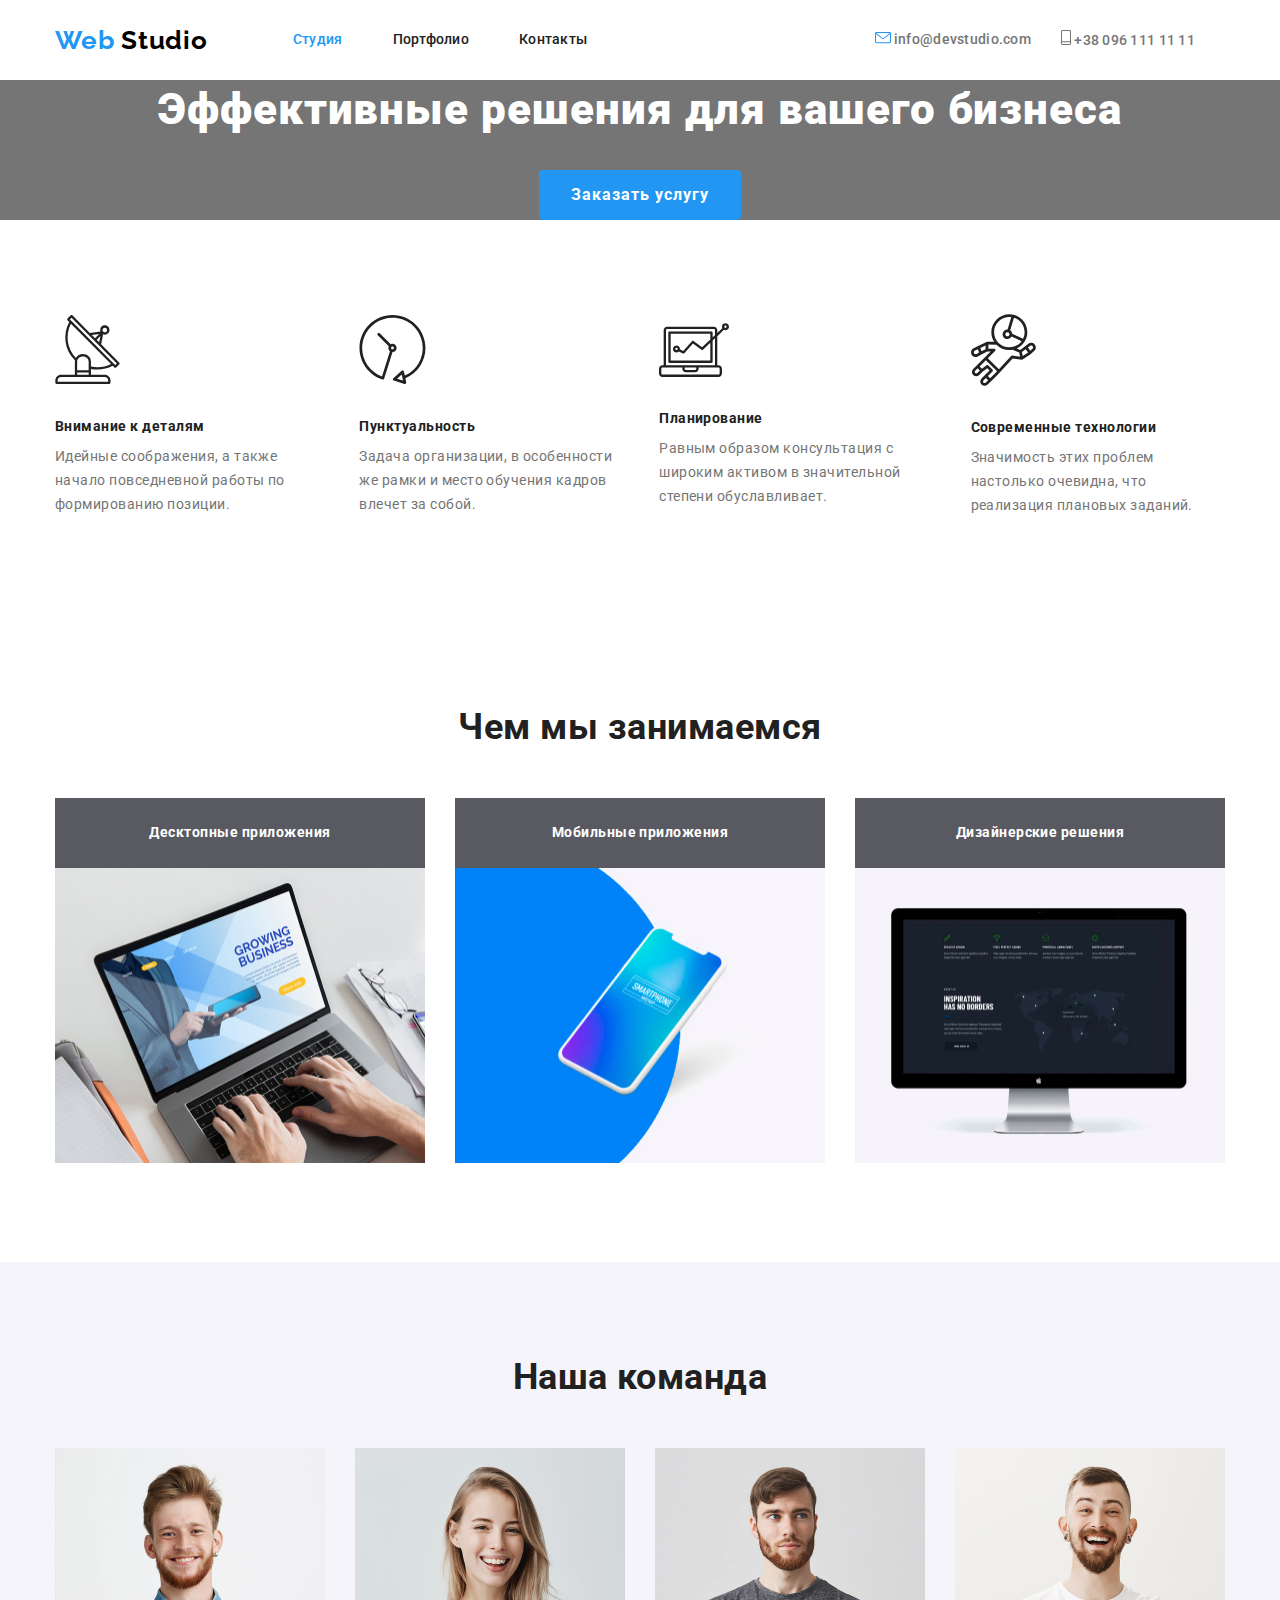
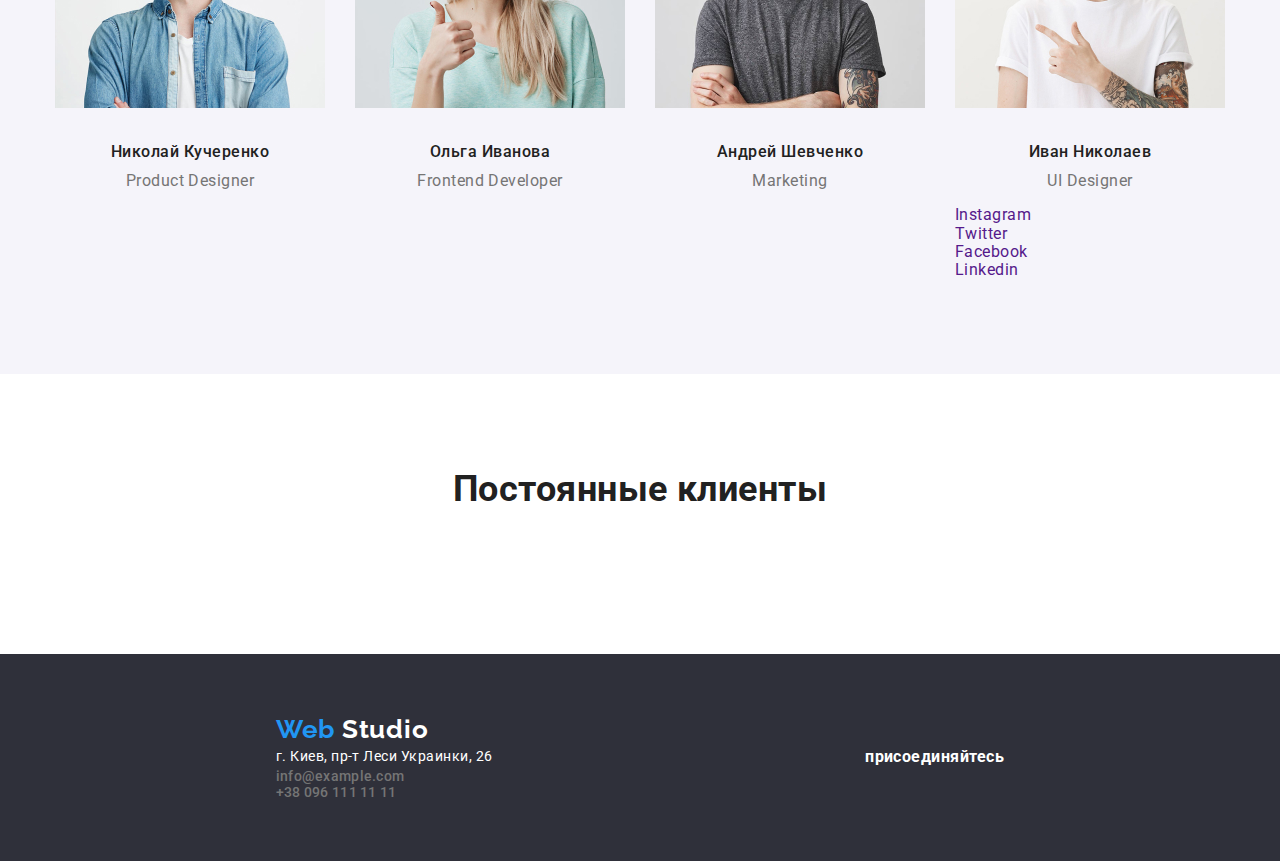
<file: index.html>
<!DOCTYPE html>
<html lang="ru">
<head>
    <meta charset="UTF-8">
    <meta name="viewport" content="width=device-width, initial-scale=1.0">
    <title>Web Studio</title>
    <link href="https://fonts.googleapis.com/css2?family=Raleway:wght@700&family=Roboto:wght@400;500;700;900&display=swap" rel="stylesheet">
    <link rel="stylesheet" href="./css/normalized.css">
    <link rel="stylesheet" href="./css/styles.css">
</head>
<body>
    <!--Шапка-->
    <header class="page-header">
            <div class="container header">
                <nav class="nav">
                    <a href="./index.html" class="logo">
                    <span class="web">Web</span> Studio 
                    </a>

                    <ul class="site-nav">
                        <li>
                            <a class="link current" href="" >Студия</a>
                        </li>
                        <li>
                            <a class="link" href="./portfolio.html">Портфолио</a>
                        </li>
                        <li>
                            <a class="link" href="">Контакты</a>
                        </li>
                    </ul>
                </nav>
            
                <ul class="contacts">
                    <li class="contacts-item" >
                        <a class="link" href="mailto:info@devstudio.com">
                            <img src="./images/envelope2(hover).svg" alt="">
                            info@devstudio.com
                        </a>
                    </li>
                    <li class="contacts-item tel" >
                        <a class="link" href="tel:+380961111111">
                            <img src="./images/mobile.svg" alt="">
                            +38 096 111 11 11
                        </a>
                    </li>
                </ul>
            </div>
    </header>
    <main>
        <!--Блок герой-->
        <section class="hero">
            <h1 class="hero-title">
                Эффективные решения для вашего бизнеса
            </h1>
            <a href="" class="button-hero">Заказать услугу</a>
        </section>

        <!--Особенности-->
        <section class="section">
            <div class="container">
                <h2 hidden>Особенности</h2>

                <ul class="features-list">
                <li>
                    <img src="./images/vector.svg" alt="" width="65">
                    <h3 class="title">Внимание к деталям</h3>
                    <p class="features-text">Идейные соображения, а также начало повседневной
                    работы по формированию позиции.
                    </p>
                </li>

                <li>
                    <img src="./images/vector2.svg" alt="" width="67">
                    <h3 class="title">Пунктуальность</h3>
                    <p class="features-text">
                    Задача организации, в особенности же рамки 
                    и место обучения кадров влечет за собой.
                    </p>
                </li>

                <li>
                    <img src="./images/vector3.svg" alt="" width="70">
                    <h3 class="title">Планирование</h3>
                    <p class="features-text">Равным образом консультация с широким 
                    активом в значительной степени обуславливает.
                    </p>
                </li>

                <li>
                    <img src="./images/vector4.svg" alt="" width="65">
                    <h3 class="title">Современные технологии</h3>
                    <p class="features-text">Значимость этих проблем настолько очевидна, 
                    что реализация плановых заданий.
                    </p>
                </li>
                </ul>
            </div>
        </section>

        <!--Направления работы-->
        <section class="section">
            <div class="container">
                <h2 class="section-title">Чем мы занимаемся</h2>

                <ul class="work-list">
                    <li>
                        <h3 class="item-title">Десктопные приложения</h3>
                        <img src="./images/box1.jpg"
                        alt="ноутбук" 
                        width="370"
                        height="295">
                    </li>
                    <li>
                        <h3 class="item-title">Мобильные приложения</h3>
                        <img src="./images/box2.jpg" 
                        alt="мобильный"
                        width="370"
                        height="295">
                    </li>
                    <li>
                        <h3 class="item-title">Дизайнерские решения</h3>
                        <img src="./images/box3.jpg" 
                        alt="компьютер" 
                        width="370" 
                        height="295">
                    </li>
                </ul>
            </div>
        </section>
        
        <!--Команда-->
        <section class="section command">
            <div class="container">
                <h2 class="section-title">Наша команда</h2>
         
                <ul class="command-member">
                    <li>
                        <img src="./images/nik.jpg"
                        alt="фотография" 
                        width="270"
                        height="260"> 
                        <h3 class="member">Николай Кучеренко</h3>
                        <p class="function" lang="en">Product Designer</p>
                        <ul>
                            <li>
                                <a href="" aria-label="Instagram"></a>
                            </li>
                            <li>
                                <a href="" aria-label="Twitter"></a>
                            </li>
                            <li>
                                <a href="" aria-label="Facebook"></a>
                            </li>
                            <li>
                                <a href="" aria-label="Linkedin"></a>
                            </li>
                        </ul>
                    </li>
                    <li>
                        <img src="./images/olga.jpg"
                        alt="фотография" 
                        width="270"
                        height="260">
                        <h3 class="member">Ольга Иванова</h3>
                        <p class="function" lang="en">Frontend Developer</p>
                        <ul>
                            <li>
                                <a href="" aria-label="Instagram"></a>
                            </li>
                            <li>
                                <a href="" aria-label="Twitter"></a>
                            </li>
                            <li>
                                <a href="" aria-label="Facebook"></a>
                            </li>
                            <li>
                                <a href="" aria-label="Linkedin"></a>
                            </li>
                        </ul>
                    </li>
                    <li>
                        <img src="./images/andrei.jpg"
                        alt="фотография" 
                        width="270"
                        height="260">
                        <h3 class="member">Андрей Шевченко</h3>
                        <p class="function" lang="en">Marketing</p>
                        <ul>
                            <li>
                                <a href="" aria-label="Instagram"></a>
                            </li>
                            <li>
                                <a href="" aria-label="Twitter"></a>
                            </li>
                            <li>
                                <a href="" aria-label="Facebook"></a>
                            </li>
                            <li>
                                <a href="" aria-label="Linkedin"></a>
                            </li>
                        </ul>
                    </li>
                    <li>
                        <img src="./images/ivan.jpg"
                        alt="фотография" 
                        width="270"
                        height="260">
                        <h3 class="member">Иван Николаев</h3>
                        <p class="function" lang="en">UI Designer</p>
                        <ul>
                            <li>
                                <a href="" aria-label="Instagram">Instagram</a>
                            </li>
                            <li>
                                <a href="" aria-label="Twitter">Twitter</a>
                            </li>
                            <li>
                                <a href="" aria-label="Facebook">Facebook</a>
                            </li>
                            <li>
                                <a href="" aria-label="Linkedin">Linkedin</a>
                            </li>
                        </ul>
                    </li>
                </ul>
        </div>
        </section>

        <!--Постоянные клиенты-->
        <section class="section">
            <div class="container">
                <h2 class="section-title">Постоянные клиенты</h2>
                <ul>
                    <li>
                        <a href="" aria-label=""></a>
                    </li>
                    <li>
                        <a href="" aria-label=""></a>
                    </li>
                    <li>
                        <a href="" aria-label=""></a>
                    </li>
                    <li>
                        <a href="" aria-label=""></a>
                    </li>
                    <li>
                        <a href="" aria-label=""></a>
                    </li>
                    <li>
                        <a href="" aria-label=""></a>
                    </li>
                </ul>
            </div>
        </section>
    </main>
    
    <!--Футер-->
    <footer class="footer">
        <div class="container footer">
            <div>
            <a href="./index.html" class="logo">
                <span class="web">Web</span> 
                <span class="studio">Studio</span> 
            </a>
            <address class="address">
                г. Киев, пр-т Леси Украинки, 26
                <ul class="address item">
                    <li class="contacts footer">
                        <a href="mailto:info@example.com">
                            info@example.com
                        </a>
                    </li>
                    <li class="contacts footer">
                        <a href="tel:+380961111111">
                            +38 096 111 11 11
                        </a>
                    </li>
                </ul>
            </address>
        </div>
        <div class="join">
            <b class="slogan">присоединяйтесь</b>
            <ul>
                <li>
                    <a href="" aria-label="Instagram"></a>
                </li>
                <li>
                    <a href="" aria-label="Twitter"></a>
                </li>
                <li>
                    <a href="" aria-label="Facebook"></a>
                </li>
                <li>
                    <a href="" aria-label="Linkedin"></a>
                </li>
            </ul>
        </div>
        </div>
    </footer>
</body>

</html>
</file>
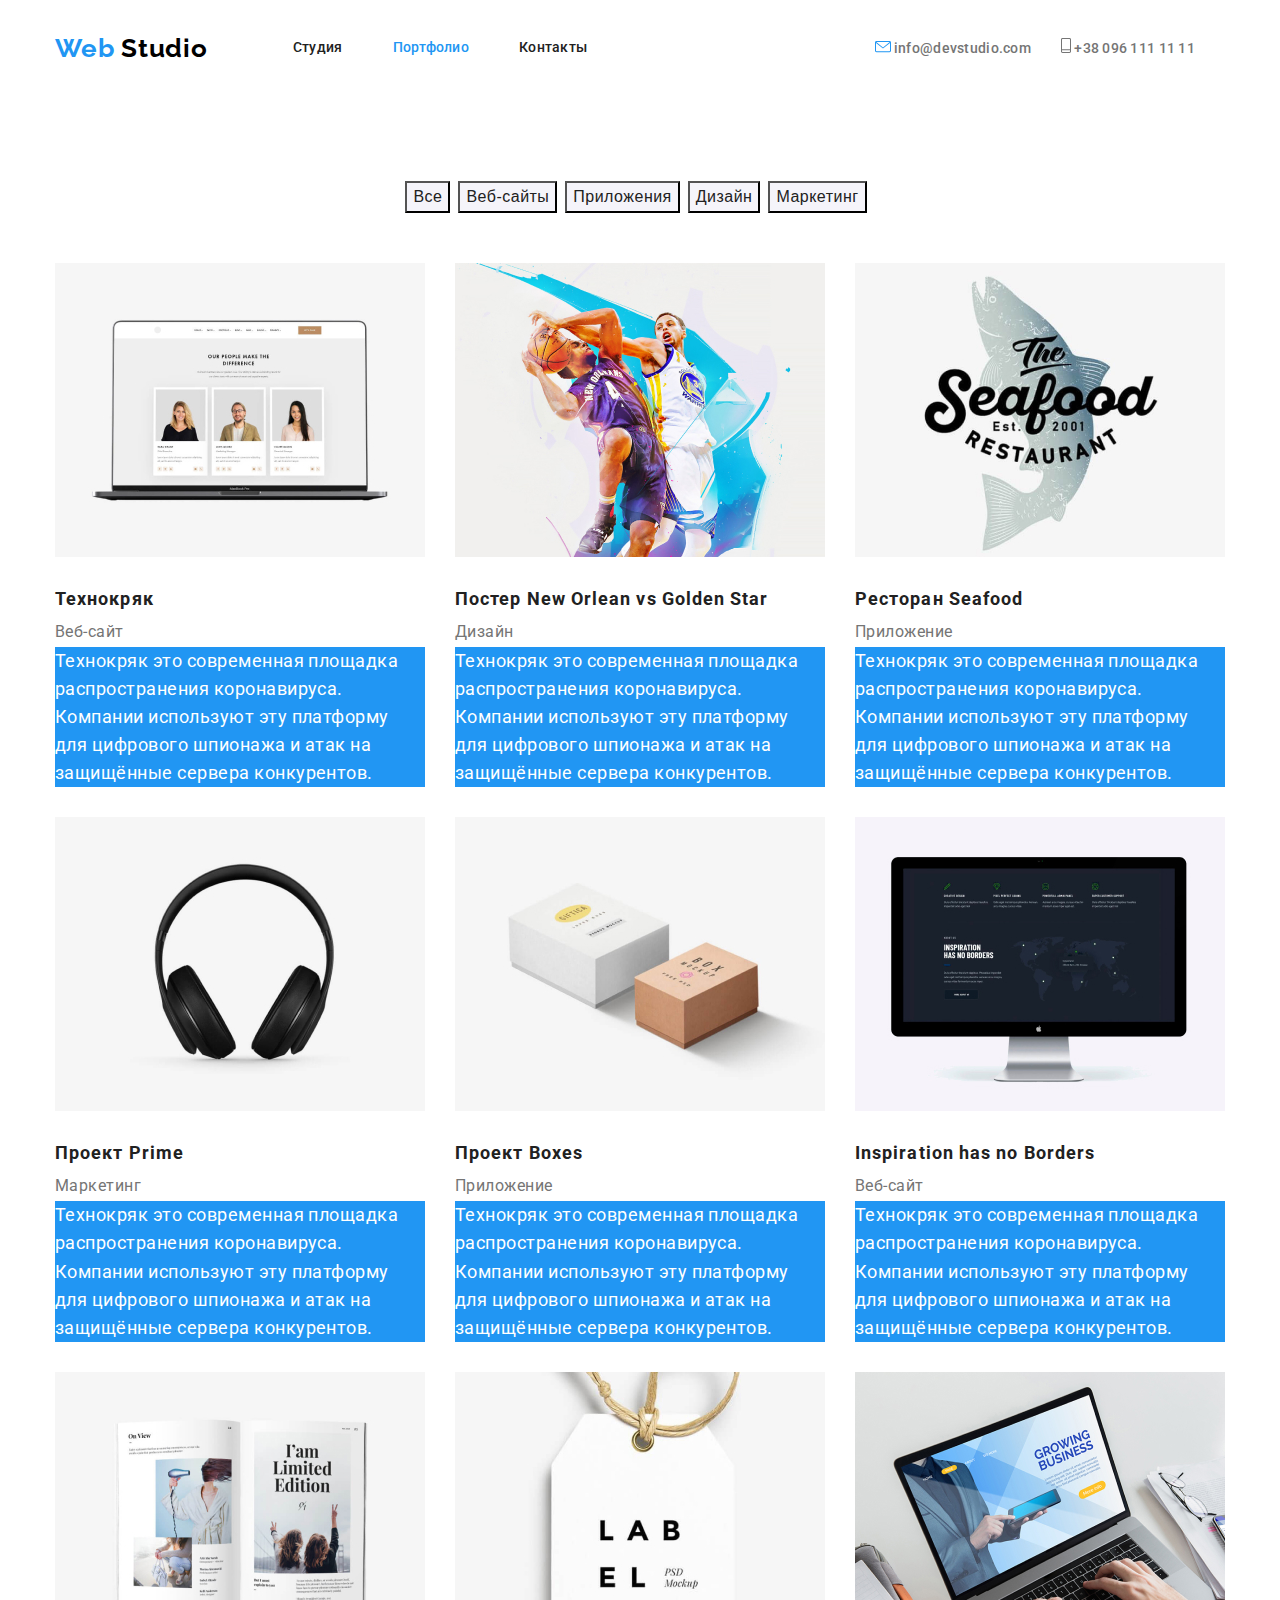
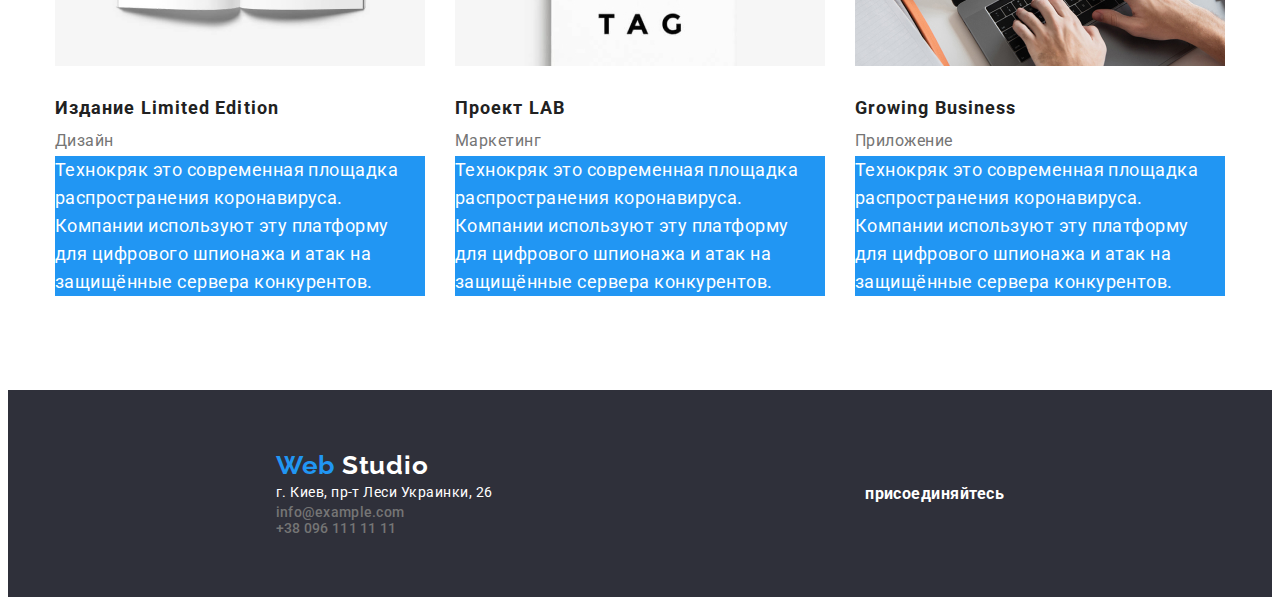
<file: portfolio.html>
<!DOCTYPE html>
<html lang="ru">
<head>
    <meta charset="UTF-8">
    <meta name="viewport" content="width=device-width, initial-scale=1.0">
    <title>Портфолио</title>
    <link href="https://fonts.googleapis.com/css2?family=Raleway:wght@700&family=Roboto:wght@400;500;700;900&display=swap" rel="stylesheet">
    <link rel="stylesheet" href="./css/styles.css">
</head>
<body>
     <!--Шапка-->
     <header class="page-header">
        <div class="container header">
            <nav class="nav">
                <a href="./index.html" class="logo">
                <span class="web">Web</span> Studio 
                </a>

                <ul class="site-nav">
                    <li>
                        <a class="link" href="./index.html" >Студия</a>
                    </li>
                    <li>
                        <a class="link current" href="./portfolio.html">Портфолио</a>
                    </li>
                    <li>
                        <a class="link" href="">Контакты</a>
                    </li>
                </ul>
            </nav>
        
            <ul class="contacts">
                <li class="contacts-item" >
                    <a class="link" href="mailto:info@devstudio.com">
                        <img src="./images/envelope2(hover).svg" alt="">
                        info@devstudio.com
                    </a>
                </li>
                <li class="contacts-item tel" >
                    <a class="link" href="tel:+380961111111">
                        <img src="./images/mobile.svg" alt="">
                        +38 096 111 11 11
                    </a>
                </li>
            </ul>
        </div>
    </header>
    <main>
        <!--Портфолио-->
        <section>
            <div class="container"> 
                <h1 hidden>Портфолио</h1>
                
                <ul class="portfolio-button">
                    <li>
                        <button type="button">Все</button>
                    </li>
                    <li>
                        <button type="button">Веб-сайты</button> 
                    </li>
                    <li>
                        <button type="button">Приложения</button>
                    </li>
                    <li>
                        <button type="button">Дизайн</button>
                    </li>
                    <li>
                        <button type="button">Маркетинг</button>
                    </li>
                </ul>
                
                <ul class="portfolio-list">
                    <li class="portfolio-item" >
                        <a class="portfolio-item-link" href="">
                            <img class="image" src="./images/img1.jpg" alt="технокряк" width="370">
                            <h2 class="portfolio-title">Технокряк</h2>
                            <p class="work">Веб-сайт</p>
                            <div class="portfolio-hover">
                                <p class="hover">Технокряк это современная площадка распространения 
                                коронавируса. Компании используют эту платформу для 
                                цифрового шпионажа и атак на защищённые сервера конкурентов.
                                </p>
                            </div>
                        </a>
                    </li>
                    <li class="portfolio-item" >
                        <a href="">
                            <img class="image" src="./images/img2.jpg" alt="постер" width="370">
                            <h2 class="portfolio-title">Постер New Orlean vs Golden Star</h2>
                            <p class="work">Дизайн</p>
                            <div class="portfolio-hover">
                                <p class="hover">Технокряк это современная площадка распространения 
                                коронавируса. Компании используют эту платформу для 
                                цифрового шпионажа и атак на защищённые сервера конкурентов.
                                </p>
                            </div>
                        </a>
                    </li>
                    <li class="portfolio-item" >
                        <a href="">
                            <img class="image" src="./images/img3.jpg" alt="ресторан" width="370">
                            <h2 class="portfolio-title">Ресторан Seafood</h2>
                            <p class="work">Приложение</p>
                            <div class="portfolio-hover">
                                <p class="hover">Технокряк это современная площадка распространения 
                                коронавируса. Компании используют эту платформу для 
                                цифрового шпионажа и атак на защищённые сервера конкурентов.
                                </p>
                            </div>
                        </a>
                    </li>
                    <li class="portfolio-item" >
                        <a href="">
                            <img class="image" src="./images/img4.jpg" alt="проект" width="370">
                            <h2 class="portfolio-title">Проект Prime</h2>
                            <p class="work">Маркетинг</p>
                            <p class="hover">Технокряк это современная площадка распространения 
                                коронавируса. Компании используют эту платформу для 
                                цифрового шпионажа и атак на защищённые сервера конкурентов.
                            </p>
                        </a>
                    </li>
                    <li class="portfolio-item" >
                        <a href="">
                            <img class="image" src="./images/img5.jpg" alt="проект" width="370">
                            <h2 class="portfolio-title">Проект Boxes</h2>
                            <p class="work">Приложение</p>
                            <p class="hover">Технокряк это современная площадка распространения 
                                коронавируса. Компании используют эту платформу для 
                                цифрового шпионажа и атак на защищённые сервера конкурентов.
                            </p>
                        </a>
                    </li>
                    <li class="portfolio-item" >
                        <a href="">
                            <img class="image" src="./images/img6.jpg" alt="веб-сайт" width="370">
                            <h2 class="portfolio-title">Inspiration has no Borders</h2>
                            <p class="work">Веб-сайт</p>
                            <p class="hover">Технокряк это современная площадка распространения 
                                коронавируса. Компании используют эту платформу для 
                                цифрового шпионажа и атак на защищённые сервера конкурентов.
                            </p>
                        </a>
                    </li>
                    <li class="portfolio-item" >
                        <a href="">
                            <img class="image" src="./images/img7.jpg" alt="дизайн издания" width="370">
                            <h2 class="portfolio-title">Издание Limited Edition</h2>
                            <p class="work">Дизайн</p>
                            <p class="hover">Технокряк это современная площадка распространения 
                                коронавируса. Компании используют эту платформу для 
                                цифрового шпионажа и атак на защищённые сервера конкурентов.
                            </p>
                        </a>
                    </li>
                    <li class="portfolio-item" >
                        <a href="">
                            <img class="image" src="./images/img8.jpg" alt="проект" width="370">
                            <h2 class="portfolio-title">Проект LAB</h2>
                            <p class="work">Маркетинг</p>
                            <p class="hover">Технокряк это современная площадка распространения 
                                коронавируса. Компании используют эту платформу для 
                                цифрового шпионажа и атак на защищённые сервера конкурентов.
                            </p>
                        </a>
                    </li>
                    <li class="portfolio-item" >
                        <a href="">
                            <img class="image" src="./images/img9.jpg" alt="приложение" width="370">
                            <h2 class="portfolio-title">Growing Business</h2>
                            <p class="work">Приложение</p>
                            <p class="hover">Технокряк это современная площадка распространения 
                                коронавируса. Компании используют эту платформу для 
                                цифрового шпионажа и атак на защищённые сервера конкурентов.
                            </p>
                        </a>
                    </li>
                </ul>
            </div>
        </section>
    </main>
     <!--Футер-->
     <footer class="footer">
        <div class="container footer">
            <div>
            <a href="./index.html" class="logo">
                <span class="web">Web</span> 
                <span class="studio">Studio</span> 
            </a>
            <address class="address">
                г. Киев, пр-т Леси Украинки, 26
                <ul class="address item">
                    <li class="contacts footer">
                        <a href="mailto:info@example.com">
                            info@example.com
                        </a>
                    </li>
                    <li class="contacts footer">
                        <a href="tel:+380961111111">
                            +38 096 111 11 11
                        </a>
                    </li>
                </ul>
            </address>
        </div>
        <div class="join">
            <b class="slogan">присоединяйтесь</b>
            <ul>
                <li>
                    <a href="" aria-label="Instagram"></a>
                </li>
                <li>
                    <a href="" aria-label="Twitter"></a>
                </li>
                <li>
                    <a href="" aria-label="Facebook"></a>
                </li>
                <li>
                    <a href="" aria-label="Linkedin"></a>
                </li>
            </ul>
        </div>
        </div>
    </footer>
</body>
</html>
</file>
<file: css/styles.css>
:root {
    --primary-text-color: #757575;
    --title-text-color: #212121;
    --accent-collor: #2196F3;
    --background-color: #FFFFFF;
}

/* цвет основного текста #757575 */
/* вторичный цвет текста #212121 */
/* цвет текста для футер-адрес rgba(255, 255, 255, 0.6 */
/* цвет фона футер #2F303A */
/* цвет фона вторичный #F5F4FA */
/* белый #FFFFFF */
/* черный #000000 */
/* акцент #2196F3 */

html {
    box-sizing: border-box;
}
  
*,
*::before,
*::after {
box-sizing: inherit;
  }

body {
    font-family: Roboto, sans-serif;
    background-color: var(--background-color);
    color: var(--primary-text-color);
    letter-spacing: 0.03em;
}

ul {
    list-style: none;
    margin-top: 0;
    margin-bottom: 0;
    padding-left: 0;
}
a {
    text-decoration: none;
}

.section {
    padding-top: 94px;
    padding-bottom: 94px;
}

.container {
    margin-left: auto;
    margin-right: auto;
    width: 1200px;
    padding-left: 15px;
    padding-right: 15px;
}

/* шапка */
.logo {
    color: #000000;
    font-family: Raleway, sans-serif;       
    font-weight: bold;
    font-size: 26px;
    line-height: 1.19;
    letter-spacing: 0.03em;
    margin-right: 85px;

}
.logo:hover {
    color: var(--accent-collor);
}
.logo:focus {
    color: var(--accent-collor);
}
.web {
    color: var(--accent-collor);
}

/* site nav */
.site-nav .link {
    color: var(--title-text-color);
    letter-spacing: 0.02em;
    font-family: Roboto;
    font-weight: 500;
    font-size: 14px;
    line-height: 1.14;
    display: block;
    padding-top: 32px;
    padding-bottom: 32px;
}
.site-nav .link:hover,
.site-nav .link:focus {
    color: var(--accent-collor);
}
.site-nav .current {
    color: var(--accent-collor);  
}
.site-nav {
    display: flex;
}
.site-nav>li:not(:last-child) {
    margin-right: 50px;
}
.nav {
    display: flex;
    align-items: center;
}
.container.header {
    display: flex;
    align-items: center;
}
/* contacts */
.contacts .link {
    color: var(--primary-text-color);
    letter-spacing: 0.02em;
    font-weight: 500;
    font-size: 14px;
    line-height: 1.14;

    margin-right: 30px;
    padding-top: 32px;
    padding-bottom: 32px;
    
}
.contacts a:hover,
.contacts a:focus {
    color: var(--accent-collor);
}
.contacts {
    display: flex;
    margin-left: auto;
}



/* hero */
.hero {
    background-color: var(--primary-text-color);
    letter-spacing: 0.06em;
    text-align: center;
}
.hero-title {
    color: var(--background-color);
    font-weight: 900;
    font-size: 44px;
    line-height: 1.36;
    

    margin-top: 0;
    margin-bottom: 30px;
}
    
.button-hero {
    background-color: var(--accent-collor);
    color: var(--background-color);
    font-weight: 700;
    font-style: normal;
    font-size: 16px;
    line-height: 1.88;
    letter-spacing: 0.06em;
    text-align: center;

    display: inline-block;
    align-items: center;
    min-width: 200px;
    border-radius: 4px;
    text-align: center;
    padding: 10px 32px;

}

/* title */
.section-title {
    color: var(--title-text-color);
    font-weight: bold;
    font-size: 36px;
    line-height: 1.17;
    text-align: center;
    margin-top: 0;
    margin-bottom: 50px;

}

/* features */
.features-list .title {
    color: var(--title-text-color);
    font-weight: bold;
    font-size: 14px;
    line-height: 1.14;
    margin-top: 0;
    margin-bottom: 10px;
}
.features-text {
    font-weight: normal;
    font-size: 14px;
    line-height: 1.71;
    margin-top: 0;
    margin-bottom: 0;
}
.features-list img {
    margin-top: 0;
    margin-bottom: 30px;
}
.features-list>li:not(:last-child) {
    margin-right: 30px;
}
.features-list {
    align-items: center;
}
.features-list {
    display: flex;   
}

/* work */
.item-title {
    color: var(--background-color);
    background-color: rgba(47, 48, 58, 0.8);
    font-weight: bold;
    font-size: 14px;
    line-height: 1.14;
    text-align: center;
    margin-top: 0;
    margin-bottom: 0;
}

.work-list {
    display: flex;
}
.work-list>li:not(:last-child) {
    margin-right: 30px;
}
.item-title {
    padding-top: 27px;
    padding-bottom: 27px;
}

/* command */
.command {
    background-color: #F5F4FA;
}
.member {
    color: var(--title-text-color);
    font-weight: 500;
    font-size: 16px;
    line-height: 1.19;
    text-align: center;
    margin-top: 0;
    margin-bottom: 10px;
}
.function {
    font-weight: normal;
    font-size: 16px;
    line-height: 1.19;
    text-align: center;
    margin-top: 0;
    margin-bottom: 16px;
}
.command img {
    margin-bottom: 30px;
}
.command-member {
    display: flex;
}
.command-member>li:not(:last-child) {
    margin-right: 30px;
}

/* footer */
.footer {
    background-color: #2F303A;
}
.studio {
    color: var(--background-color);
}
.address {
    color: var(--background-color);
    font-weight: normal;
    font-style: normal;
    font-size: 14px;
    line-height: 1.71;
}
.address>.contacts {
    color: rgba(255, 255, 255, 0.6);
    font-weight: normal;
    font-size: 14px;
    line-height: 1.71;
}
.slogan {
    color: var(--background-color);
}
.container.footer {
    display: flex;
    justify-content: space-around;
    padding: 60px;
}
.contacts.footer {
    flex-direction: column;
    padding-left: 0;
}
.join {
    display: flex;
    align-items: center;
}
.contacts.footer>a {
    color: var(--primary-text-color);
    letter-spacing: 0.02em;
    font-weight: 500;
    font-size: 14px;
    line-height: 1.14;
}
.address.item {
    padding-left: 0;
}


/* portfolio */

button {
    background-color: #F5F4FA;
    color: #212121;

    font-family: inherit, sans-serif;
    text-align: center;
    font-weight: 500;
    font-size: 16px;
    line-height: 1.62;
    letter-spacing: 0.03em;
}
button:hover,
button:focus {
    background-color: var(--accent-collor);
    color: var(--background-color);
}
.portfolio-title {
    color: var(--title-text-color);
    letter-spacing: 0.06em;
    font-weight: bold;
    font-size: 18px;
    line-height: 2;
    margin-top: 0;
    margin-bottom: 0;
} 
.work {
    color: var(--primary-text-color);
    font-weight: normal;
    font-size: 16px;
    line-height: 1.88;
    margin-top: 0;
    margin-bottom: 0;
}
.hover {
    background-color: var(--accent-collor);
    color: var(--background-color);
    font-weight: normal;
    font-size: 18px;
    line-height: 1.56;
    margin-top: 0;
    margin-bottom: 0;
}
.portfolio-button>li {
    margin-right: 8px;
    margin-bottom: 50px;
    margin-top: 93px;
}


.image {
    margin-bottom: 20px;
}
.portfolio-button {
    display: flex;
    justify-content: center;
}
.portfolio-list {
    display: flex;
    flex-wrap: wrap;
    
     width: 1170px; 
    padding-bottom: 94px;
}
.portfolio-item {
    margin-bottom: 30px;
    margin-right: 30px;
    width: 370px;
}
.portfolio-item:nth-last-child(-n+3) {
    margin-bottom: 0;
}
.portfolio-item:nth-child(3n) {
    margin-right: 0;
}
</file>
<file: css/normalized.css>
/*! normalize.css v8.0.1 | MIT License | github.com/necolas/normalize.css */

/* Document
   ========================================================================== */

/**
 * 1. Correct the line height in all browsers.
 * 2. Prevent adjustments of font size after orientation changes in iOS.
 */

 html {
    line-height: 1.15; /* 1 */
    -webkit-text-size-adjust: 100%; /* 2 */
  }
  
  /* Sections
     ========================================================================== */
  
  /**
   * Remove the margin in all browsers.
   */
  
  body {
    margin: 0;
  }
  
  /**
   * Render the `main` element consistently in IE.
   */
  
  main {
    display: block;
  }
  
  /**
   * Correct the font size and margin on `h1` elements within `section` and
   * `article` contexts in Chrome, Firefox, and Safari.
   */
  
  h1 {
    font-size: 2em;
    margin: 0.67em 0;
  }
  
  /* Grouping content
     ========================================================================== */
  
  /**
   * 1. Add the correct box sizing in Firefox.
   * 2. Show the overflow in Edge and IE.
   */
  
  hr {
    box-sizing: content-box; /* 1 */
    height: 0; /* 1 */
    overflow: visible; /* 2 */
  }
  
  /**
   * 1. Correct the inheritance and scaling of font size in all browsers.
   * 2. Correct the odd `em` font sizing in all browsers.
   */
  
  pre {
    font-family: monospace, monospace; /* 1 */
    font-size: 1em; /* 2 */
  }
  
  /* Text-level semantics
     ========================================================================== */
  
  /**
   * Remove the gray background on active links in IE 10.
   */
  
  a {
    background-color: transparent;
  }
  
  /**
   * 1. Remove the bottom border in Chrome 57-
   * 2. Add the correct text decoration in Chrome, Edge, IE, Opera, and Safari.
   */
  
  abbr[title] {
    border-bottom: none; /* 1 */
    text-decoration: underline; /* 2 */
    text-decoration: underline dotted; /* 2 */
  }
  
  /**
   * Add the correct font weight in Chrome, Edge, and Safari.
   */
  
  b,
  strong {
    font-weight: bolder;
  }
  
  /**
   * 1. Correct the inheritance and scaling of font size in all browsers.
   * 2. Correct the odd `em` font sizing in all browsers.
   */
  
  code,
  kbd,
  samp {
    font-family: monospace, monospace; /* 1 */
    font-size: 1em; /* 2 */
  }
  
  /**
   * Add the correct font size in all browsers.
   */
  
  small {
    font-size: 80%;
  }
  
  /**
   * Prevent `sub` and `sup` elements from affecting the line height in
   * all browsers.
   */
  
  sub,
  sup {
    font-size: 75%;
    line-height: 0;
    position: relative;
    vertical-align: baseline;
  }
  
  sub {
    bottom: -0.25em;
  }
  
  sup {
    top: -0.5em;
  }
  
  /* Embedded content
     ========================================================================== */
  
  /**
   * Remove the border on images inside links in IE 10.
   */
  
  img {
    border-style: none;
  }
  
  /* Forms
     ========================================================================== */
  
  /**
   * 1. Change the font styles in all browsers.
   * 2. Remove the margin in Firefox and Safari.
   */
  
  button,
  input,
  optgroup,
  select,
  textarea {
    font-family: inherit; /* 1 */
    font-size: 100%; /* 1 */
    line-height: 1.15; /* 1 */
    margin: 0; /* 2 */
  }
  
  /**
   * Show the overflow in IE.
   * 1. Show the overflow in Edge.
   */
  
  button,
  input { /* 1 */
    overflow: visible;
  }
  
  /**
   * Remove the inheritance of text transform in Edge, Firefox, and IE.
   * 1. Remove the inheritance of text transform in Firefox.
   */
  
  button,
  select { /* 1 */
    text-transform: none;
  }
  
  /**
   * Correct the inability to style clickable types in iOS and Safari.
   */
  
  button,
  [type="button"],
  [type="reset"],
  [type="submit"] {
    -webkit-appearance: button;
  }
  
  /**
   * Remove the inner border and padding in Firefox.
   */
  
  button::-moz-focus-inner,
  [type="button"]::-moz-focus-inner,
  [type="reset"]::-moz-focus-inner,
  [type="submit"]::-moz-focus-inner {
    border-style: none;
    padding: 0;
  }
  
  /**
   * Restore the focus styles unset by the previous rule.
   */
  
  button:-moz-focusring,
  [type="button"]:-moz-focusring,
  [type="reset"]:-moz-focusring,
  [type="submit"]:-moz-focusring {
    outline: 1px dotted ButtonText;
  }
  
  /**
   * Correct the padding in Firefox.
   */
  
  fieldset {
    padding: 0.35em 0.75em 0.625em;
  }
  
  /**
   * 1. Correct the text wrapping in Edge and IE.
   * 2. Correct the color inheritance from `fieldset` elements in IE.
   * 3. Remove the padding so developers are not caught out when they zero out
   *    `fieldset` elements in all browsers.
   */
  
  legend {
    box-sizing: border-box; /* 1 */
    color: inherit; /* 2 */
    display: table; /* 1 */
    max-width: 100%; /* 1 */
    padding: 0; /* 3 */
    white-space: normal; /* 1 */
  }
  
  /**
   * Add the correct vertical alignment in Chrome, Firefox, and Opera.
   */
  
  progress {
    vertical-align: baseline;
  }
  
  /**
   * Remove the default vertical scrollbar in IE 10+.
   */
  
  textarea {
    overflow: auto;
  }
  
  /**
   * 1. Add the correct box sizing in IE 10.
   * 2. Remove the padding in IE 10.
   */
  
  [type="checkbox"],
  [type="radio"] {
    box-sizing: border-box; /* 1 */
    padding: 0; /* 2 */
  }
  
  /**
   * Correct the cursor style of increment and decrement buttons in Chrome.
   */
  
  [type="number"]::-webkit-inner-spin-button,
  [type="number"]::-webkit-outer-spin-button {
    height: auto;
  }
  
  /**
   * 1. Correct the odd appearance in Chrome and Safari.
   * 2. Correct the outline style in Safari.
   */
  
  [type="search"] {
    -webkit-appearance: textfield; /* 1 */
    outline-offset: -2px; /* 2 */
  }
  
  /**
   * Remove the inner padding in Chrome and Safari on macOS.
   */
  
  [type="search"]::-webkit-search-decoration {
    -webkit-appearance: none;
  }
  
  /**
   * 1. Correct the inability to style clickable types in iOS and Safari.
   * 2. Change font properties to `inherit` in Safari.
   */
  
  ::-webkit-file-upload-button {
    -webkit-appearance: button; /* 1 */
    font: inherit; /* 2 */
  }
  
  /* Interactive
     ========================================================================== */
  
  /*
   * Add the correct display in Edge, IE 10+, and Firefox.
   */
  
  details {
    display: block;
  }
  
  /*
   * Add the correct display in all browsers.
   */
  
  summary {
    display: list-item;
  }
  
  /* Misc
     ========================================================================== */
  
  /**
   * Add the correct display in IE 10+.
   */
  
  template {
    display: none;
  }
  
  /**
   * Add the correct display in IE 10.
   */
  
  [hidden] {
    display: none;
  }
</file>
